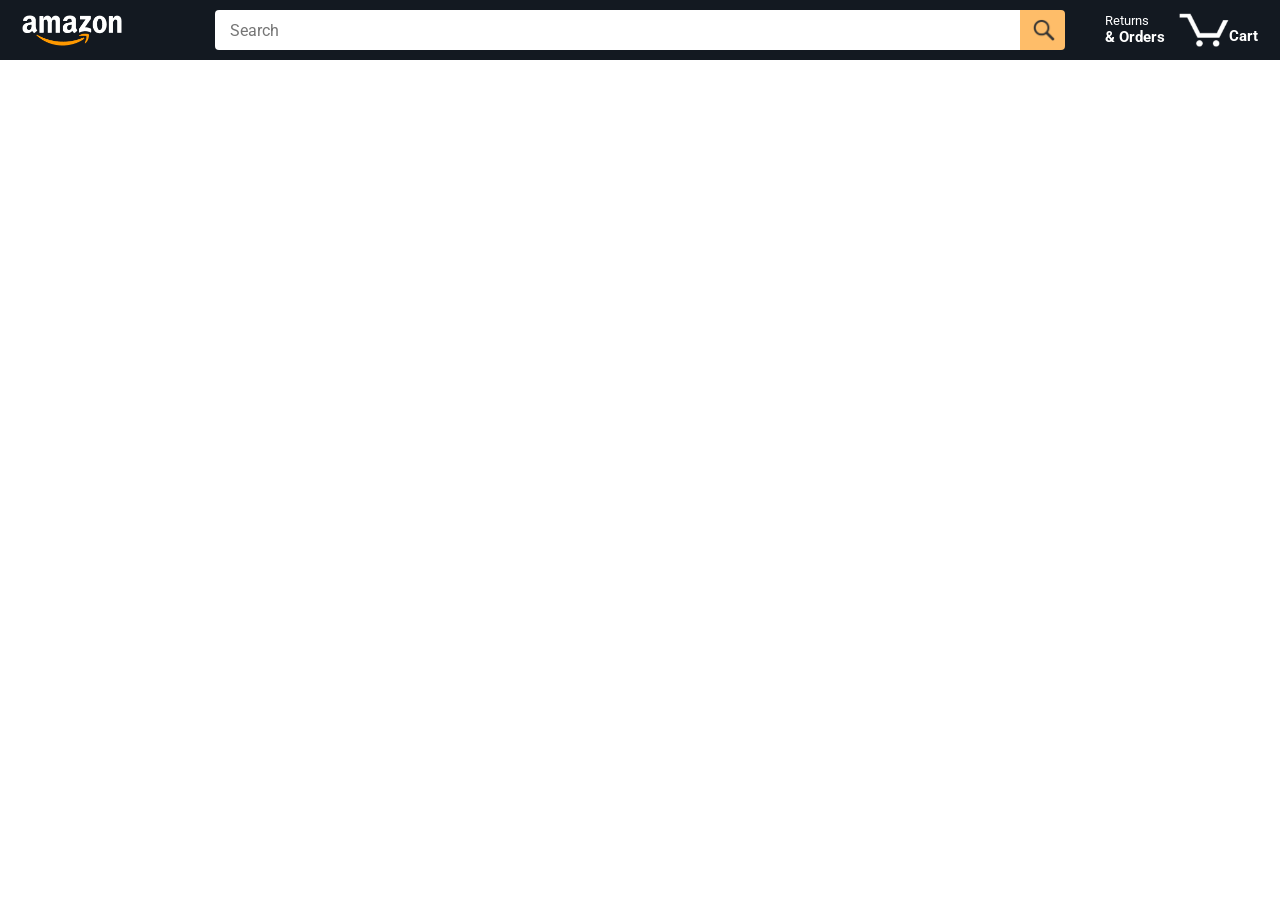
<file: index.html>
<!DOCTYPE html>
<html>
  <head>
    <title>Amazon Project</title>

    <!-- This code is needed for responsive design to work.
      (Responsive design = make the website look good on
      smaller screen sizes like a phone or a tablet). -->
    <meta name="viewport" content="width=device-width, initial-scale=1">

    <!-- Load a font called Roboto from Google Fonts. -->
    <link rel="preconnect" href="https://fonts.googleapis.com">
    <link rel="preconnect" href="https://fonts.gstatic.com" crossorigin>
    <link href="https://fonts.googleapis.com/css2?family=Roboto:wght@400;500;700&display=swap" rel="stylesheet">

    <!-- Here are the CSS files for this page. -->
    <link rel="stylesheet" href="styles/shared/general.css">
    <link rel="stylesheet" href="styles/shared/amazon-header.css">
    <link rel="stylesheet" href="styles/pages/amazon.css">
  </head>
  <body>
    <div class="amazon-header">
      <div class="amazon-header-left-section">
        <a href="amazon.html" class="header-link">
          <img class="amazon-logo"
            src="images/amazon-logo-white.png">
          <img class="amazon-mobile-logo"
            src="images/amazon-mobile-logo-white.png">
        </a>
      </div>

      <div class="amazon-header-middle-section">
        <input class="search-bar" type="text" placeholder="Search">

        <button class="search-button">
          <img class="search-icon" src="images/icons/search-icon.png">
        </button>
      </div>

      <div class="amazon-header-right-section">
        <a class="orders-link header-link" href="orders.html">
          <span class="returns-text">Returns</span>
          <span class="orders-text">& Orders</span>
        </a>

        <a class="cart-link header-link" href="checkout.html">
          <img class="cart-icon" src="images/icons/cart-icon.png">
          <div class="cart-quantity js-cart-quantity"></div>
          <div class="cart-text">Cart</div>
        </a>
      </div>
    </div>
    
    <div class="main">
      <div class="products-grid js-products-grid">
   
      </div>
    </div>
   
    
    <script type="module" src="scripts/amazon.js"></script>
  </body>
</html>
</file>
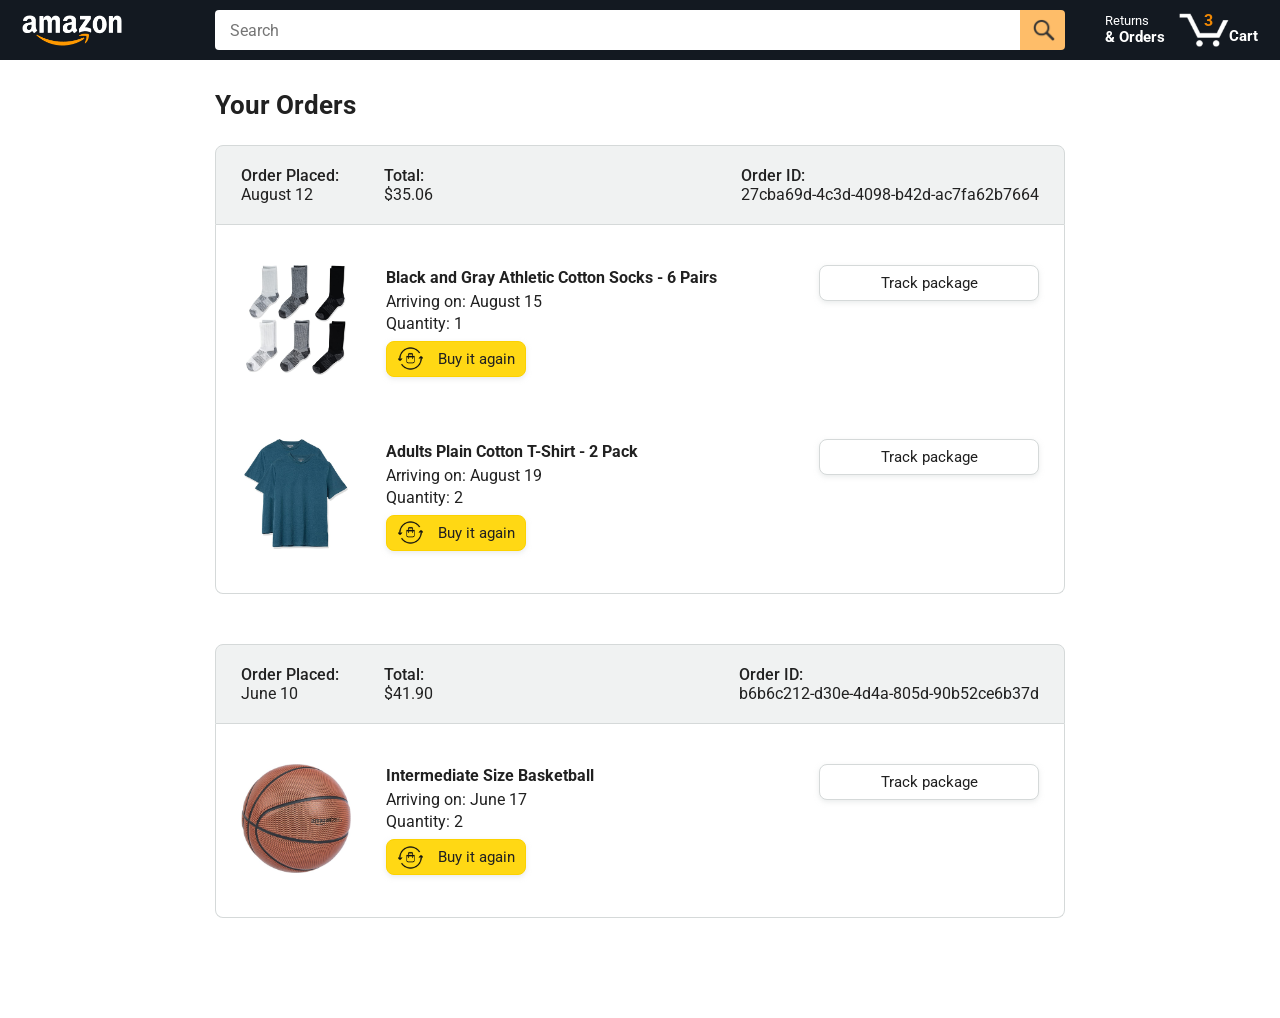
<file: orders.html>
<!DOCTYPE html>
<html>
  <head>
    <title>Orders</title>

    <!-- This code is needed for responsive design to work.
      (Responsive design = make the website look good on
      smaller screen sizes like a phone or a tablet). -->
    <meta name="viewport" content="width=device-width, initial-scale=1">

    <!-- Load a font called Roboto from Google Fonts. -->
    <link rel="preconnect" href="https://fonts.googleapis.com">
    <link rel="preconnect" href="https://fonts.gstatic.com" crossorigin>
    <link href="https://fonts.googleapis.com/css2?family=Roboto:wght@400;500;700&display=swap" rel="stylesheet">

    <!-- Here are the CSS files for this page. -->
    <link rel="stylesheet" href="styles/shared/general.css">
    <link rel="stylesheet" href="styles/shared/amazon-header.css">
    <link rel="stylesheet" href="styles/pages/orders.css">
  </head>
  <body>
    <div class="amazon-header">
      <div class="amazon-header-left-section">
        <a href="amazon.html" class="header-link">
          <img class="amazon-logo"
            src="images/amazon-logo-white.png">
          <img class="amazon-mobile-logo"
            src="images/amazon-mobile-logo-white.png">
        </a>
      </div>

      <div class="amazon-header-middle-section">
        <input class="search-bar" type="text" placeholder="Search">

        <button class="search-button">
          <img class="search-icon" src="images/icons/search-icon.png">
        </button>
      </div>

      <div class="amazon-header-right-section">
        <a class="orders-link header-link" href="orders.html">
          <span class="returns-text">Returns</span>
          <span class="orders-text">& Orders</span>
        </a>

        <a class="cart-link header-link" href="checkout.html">
          <img class="cart-icon" src="images/icons/cart-icon.png">
          <div class="cart-quantity">3</div>
          <div class="cart-text">Cart</div>
        </a>
      </div>
    </div>

    <div class="main">
      <div class="page-title">Your Orders</div>

      <div class="orders-grid">
        <div class="order-container">
          
          <div class="order-header">
            <div class="order-header-left-section">
              <div class="order-date">
                <div class="order-header-label">Order Placed:</div>
                <div>August 12</div>
              </div>
              <div class="order-total">
                <div class="order-header-label">Total:</div>
                <div>$35.06</div>
              </div>
            </div>

            <div class="order-header-right-section">
              <div class="order-header-label">Order ID:</div>
              <div>27cba69d-4c3d-4098-b42d-ac7fa62b7664</div>
            </div>
          </div>

          <div class="order-details-grid">
            <div class="product-image-container">
              <img src="images/products/athletic-cotton-socks-6-pairs.jpg">
            </div>

            <div class="product-details">
              <div class="product-name">
                Black and Gray Athletic Cotton Socks - 6 Pairs
              </div>
              <div class="product-delivery-date">
                Arriving on: August 15
              </div>
              <div class="product-quantity">
                Quantity: 1
              </div>
              <button class="buy-again-button button-primary">
                <img class="buy-again-icon" src="images/icons/buy-again.png">
                <span class="buy-again-message">Buy it again</span>
              </button>
            </div>

            <div class="product-actions">
              <a href="tracking.html">
                <button class="track-package-button button-secondary">
                  Track package
                </button>
              </a>
            </div>

            <div class="product-image-container">
              <img src="images/products/adults-plain-cotton-tshirt-2-pack-teal.jpg">
            </div>

            <div class="product-details">
              <div class="product-name">
                Adults Plain Cotton T-Shirt - 2 Pack
              </div>
              <div class="product-delivery-date">
                Arriving on: August 19
              </div>
              <div class="product-quantity">
                Quantity: 2
              </div>
              <button class="buy-again-button button-primary">
                <img class="buy-again-icon" src="images/icons/buy-again.png">
                <span class="buy-again-message">Buy it again</span>
              </button>
            </div>

            <div class="product-actions">
              <a href="tracking.html">
                <button class="track-package-button button-secondary">
                  Track package
                </button>
              </a>
            </div>
          </div>
        </div>

        <div class="order-container">

          <div class="order-header">
            <div class="order-header-left-section">
              <div class="order-date">
                <div class="order-header-label">Order Placed:</div>
                <div>June 10</div>
              </div>
              <div class="order-total">
                <div class="order-header-label">Total:</div>
                <div>$41.90</div>
              </div>
            </div>

            <div class="order-header-right-section">
              <div class="order-header-label">Order ID:</div>
              <div>b6b6c212-d30e-4d4a-805d-90b52ce6b37d</div>
            </div>
          </div>

          <div class="order-details-grid">
            <div class="product-image-container">
              <img src="images/products/intermediate-composite-basketball.jpg">
            </div>

            <div class="product-details">
              <div class="product-name">
                Intermediate Size Basketball
              </div>
              <div class="product-delivery-date">
                Arriving on: June 17
              </div>
              <div class="product-quantity">
                Quantity: 2
              </div>
              <button class="buy-again-button button-primary">
                <img class="buy-again-icon" src="images/icons/buy-again.png">
                <span class="buy-again-message">Buy it again</span>
              </button>
            </div>

            <div class="product-actions">
              <a href="tracking.html?orderId=123&productId=456">
                <button class="track-package-button button-secondary">
                  Track package
                </button>
              </a>
            </div>
          </div>
        </div>
      </div>
    </div>
  </body>
</html>
</file>
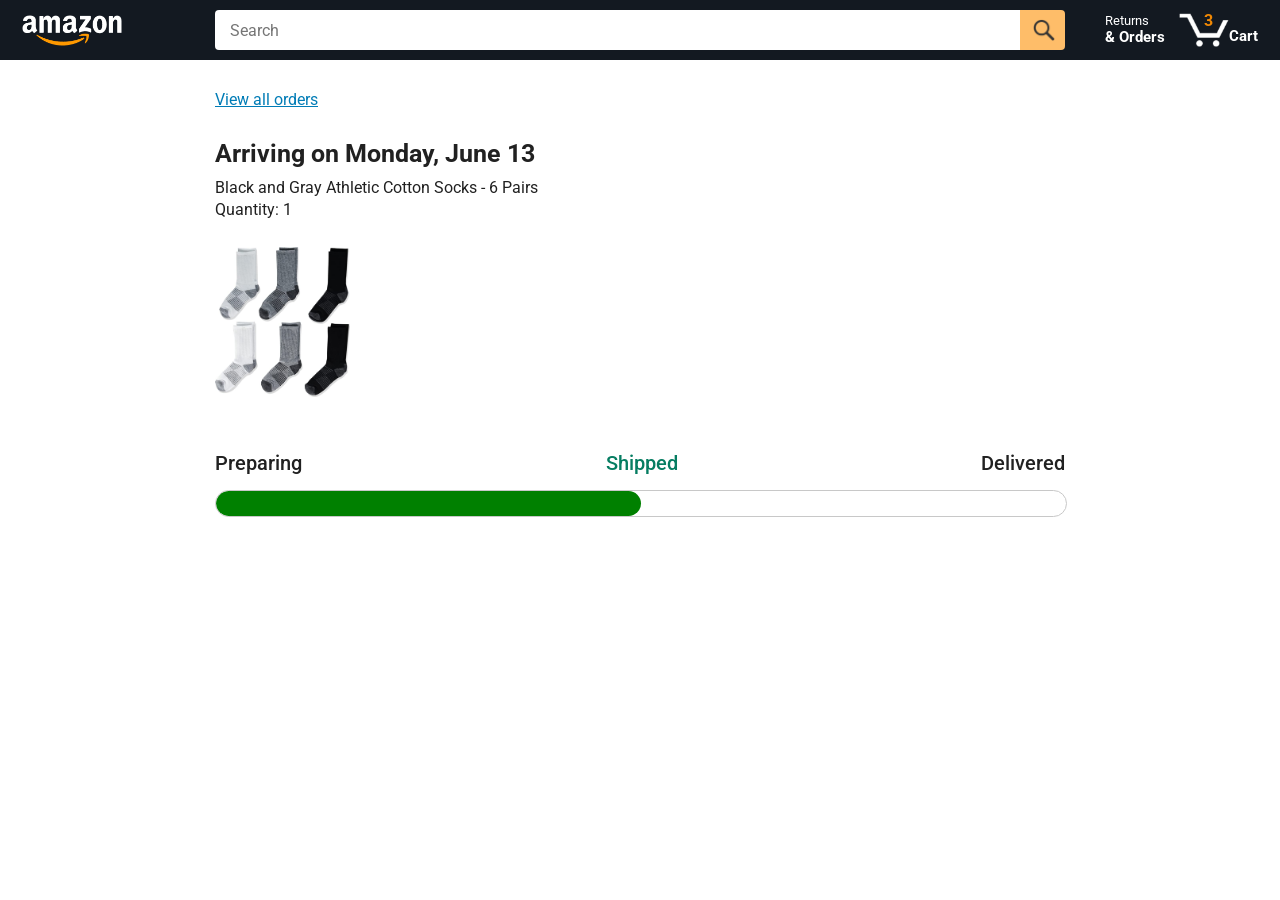
<file: tracking.html>
<!DOCTYPE html>
<html>
  <head>
    <title>Tracking</title>

    <!-- This code is needed for responsive design to work.
      (Responsive design = make the website look good on
      smaller screen sizes like a phone or a tablet). -->
    <meta name="viewport" content="width=device-width, initial-scale=1">

    <!-- Load a font called Roboto from Google Fonts. -->
    <link rel="preconnect" href="https://fonts.googleapis.com">
    <link rel="preconnect" href="https://fonts.gstatic.com" crossorigin>
    <link href="https://fonts.googleapis.com/css2?family=Roboto:wght@400;500;700&display=swap" rel="stylesheet">

    <!-- Here are the CSS files for this page. -->
    <link rel="stylesheet" href="styles/shared/general.css">
    <link rel="stylesheet" href="styles/shared/amazon-header.css">
    <link rel="stylesheet" href="styles/pages/tracking.css">
  </head>
  <body>
    <div class="amazon-header">
      <div class="amazon-header-left-section">
        <a href="amazon.html" class="header-link">
          <img class="amazon-logo"
            src="images/amazon-logo-white.png">
          <img class="amazon-mobile-logo"
            src="images/amazon-mobile-logo-white.png">
        </a>
      </div>

      <div class="amazon-header-middle-section">
        <input class="search-bar" type="text" placeholder="Search">

        <button class="search-button">
          <img class="search-icon" src="images/icons/search-icon.png">
        </button>
      </div>

      <div class="amazon-header-right-section">
        <a class="orders-link header-link" href="orders.html">
          <span class="returns-text">Returns</span>
          <span class="orders-text">& Orders</span>
        </a>

        <a class="cart-link header-link" href="checkout.html">
          <img class="cart-icon" src="images/icons/cart-icon.png">
          <div class="cart-quantity">3</div>
          <div class="cart-text">Cart</div>
        </a>
      </div>
    </div>

    <div class="main">
      <div class="order-tracking">
        <a class="back-to-orders-link link-primary" href="orders.html">
          View all orders
        </a>

        <div class="delivery-date">
          Arriving on Monday, June 13
        </div>

        <div class="product-info">
          Black and Gray Athletic Cotton Socks - 6 Pairs
        </div>

        <div class="product-info">
          Quantity: 1
        </div>

        <img class="product-image" src="images/products/athletic-cotton-socks-6-pairs.jpg">

        <div class="progress-labels-container">
          <div class="progress-label">
            Preparing
          </div>
          <div class="progress-label current-status">
            Shipped
          </div>
          <div class="progress-label">
            Delivered
          </div>
        </div>

        <div class="progress-bar-container">
          <div class="progress-bar"></div>
        </div>
      </div>
    </div>

    <script>
      const url=new URL(window.location.href);
      console.lg(url.searchParams.get('orderId'));
      console.lg(url.searchParams.get('productId'));
    </script>
  </body>
</html>
</file>
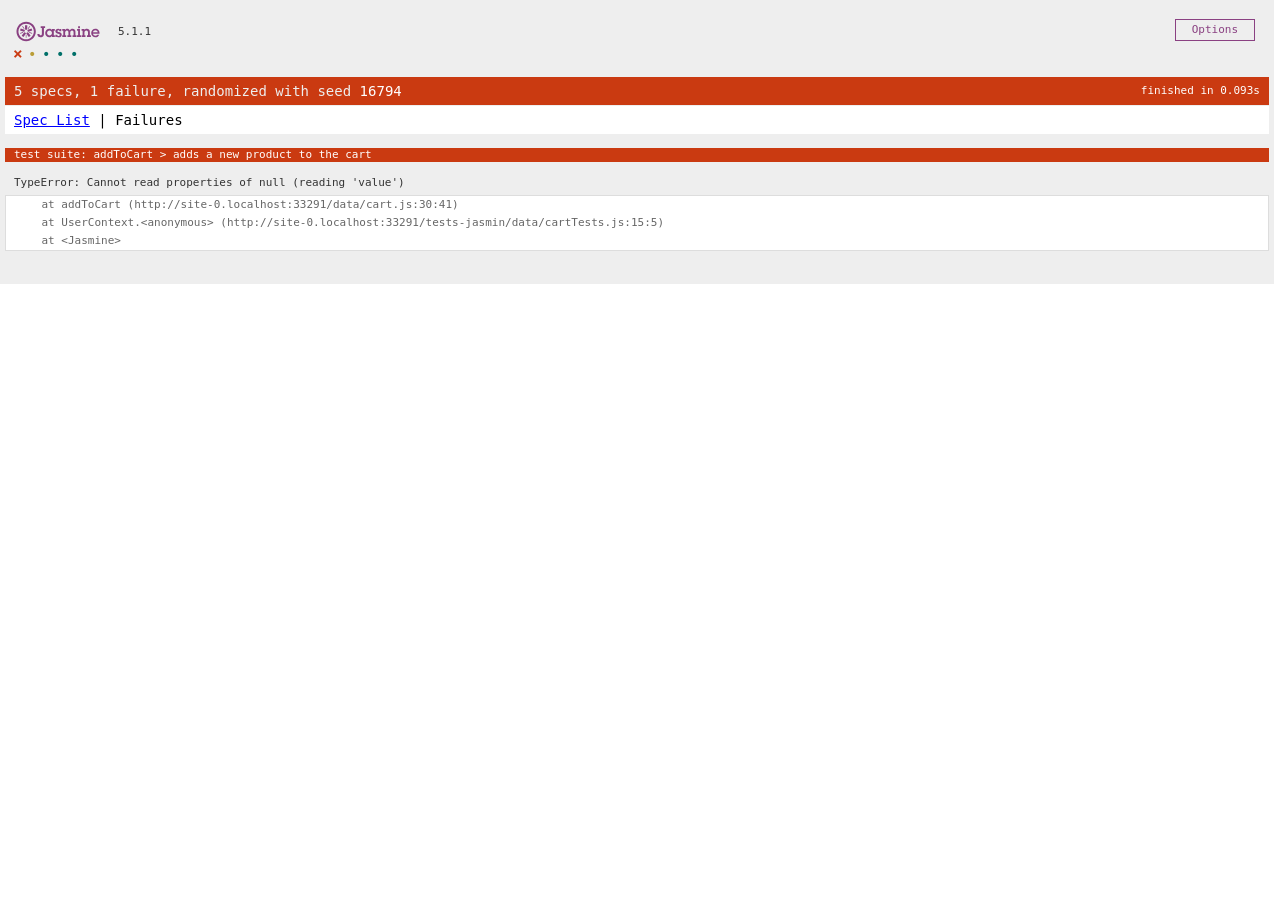
<file: tests-jasmin/tests.html>
<!DOCTYPE html>
<html>
<head>
  <meta charset="utf-8">
  <title>Jasmine Spec Runner v5.1.1</title>

  <link rel="shortcut icon" type="image/png" href="lib/jasmine-5.1.1/jasmine_favicon.png">
  <link rel="stylesheet" href="lib/jasmine-5.1.1/jasmine.css">

  <script src="lib/jasmine-5.1.1/jasmine.js"></script>
  <script src="lib/jasmine-5.1.1/jasmine-html.js"></script>
  <script src="lib/jasmine-5.1.1/boot0.js"></script>
  <!-- optional: include a file here that configures the Jasmine env -->
  <script src="lib/jasmine-5.1.1/boot1.js"></script>

  <script src="utils/moneyTests.js" type="module"></script>
  <script src="data/cartTests.js" type="module"></script>
  

</head>

<body>

  <div class="js-test-container"></div>
</body>
</html>
</file>
<file: styles/shared/general.css>
body {
  font-family: Roboto, Arial;
  color: rgb(33, 33, 33);
  /* The <body> element has a default margin of 8px
     on all sides. This removes the default margins. */
  margin: 0;
}

/* <p> elements have a default margin on the top
   and bottom. This removes the default margins. */
p {
  margin: 0;
}

button {
  cursor: pointer;
}

select {
  cursor: pointer;
}

input, select, button {
  font-family: Roboto, Arial;
}

.button-primary {
  color: rgb(33, 33, 33);
  background-color: rgb(255, 216, 20);
  border: 1px solid rgb(252, 210, 0);
  border-radius: 8px;
  cursor: pointer;
  box-shadow: 0 2px 5px rgba(213, 217, 217, 0.5);
}

.button-primary:hover {
  background-color: rgb(247, 202, 0);
  border: 1px solid rgb(242, 194, 0);
}

.button-primary:active {
  background: rgb(255, 216, 20);
  border-color: rgb(252, 210, 0);
  box-shadow: none;
}

.button-secondary {
  color: rgb(33, 33, 33);
  background: white;
  border: 1px solid rgb(213, 217, 217);
  border-radius: 8px;
  cursor: pointer;
  box-shadow: 0 2px 5px rgba(213, 217, 217, 0.5);
}

.button-secondary:hover {
  background-color: rgb(247, 250, 250);
}

.button-secondary:active {
  background-color: rgb(237, 253, 255);
  box-shadow: none;
}

/* These styles will limit text to 2 lines. Anything
   beyond 2 lines will be replaced with "..."
   You can find this code by using an A.I. tool or by
   searching in Google.
   https://css-tricks.com/almanac/properties/l/line-clamp/ */
.limit-text-to-2-lines {
  display: -webkit-box;
  -webkit-line-clamp: 2;
  -webkit-box-orient: vertical;
  overflow: hidden;
}

.link-primary {
  color: rgb(1, 124, 182);
  cursor: pointer;
}

.link-primary:hover {
  color: rgb(196, 80, 0);
}

/* Styles for dropdown selectors. */
select {
  color: rgb(33, 33, 33);
  background-color: rgb(240, 240, 240);
  border: 1px solid rgb(213, 217, 217);
  border-radius: 8px;
  padding: 3px 5px;
  font-size: 15px;
  cursor: pointer;
  box-shadow: 0 2px 5px rgba(213, 217, 217, 0.5);
}

select:focus,
input:focus {
  outline: 2px solid rgb(255, 153, 0);
}
</file>
<file: styles/shared/amazon-header.css>
.amazon-header {
  background-color: rgb(19, 25, 33);
  color: white;
  padding-left: 15px;
  padding-right: 15px;

  display: flex;
  align-items: center;
  justify-content: space-between;

  position: fixed;
  top: 0;
  left: 0;
  right: 0;
  height: 60px;
}

.amazon-header-left-section {
  width: 180px;
}

@media (max-width: 800px) {
  .amazon-header-left-section {
    width: unset;
  }
}

.header-link {
  display: inline-block;
  padding: 6px;
  border-radius: 2px;
  cursor: pointer;
  text-decoration: none;
  border: 1px solid rgba(0, 0, 0, 0);
}

.header-link:hover {
  border: 1px solid white;
}

.amazon-logo {
  width: 100px;
  margin-top: 5px;
}

.amazon-mobile-logo {
  display: none;
}

@media (max-width: 575px) {
  .amazon-logo {
    display: none;
  }

  .amazon-mobile-logo {
    display: block;
    height: 35px;
    margin-top: 5px;
  }
}

.amazon-header-middle-section {
  flex: 1;
  max-width: 850px;
  margin-left: 10px;
  margin-right: 10px;
  display: flex;
}

.search-bar {
  flex: 1;
  width: 0;
  font-size: 16px;
  height: 38px;
  padding-left: 15px;
  border: none;
  border-top-left-radius: 4px;
  border-bottom-left-radius: 4px;
  border-top-right-radius: 0;
  border-bottom-right-radius: 0;
}

.search-button {
  background-color: rgb(254, 189, 105);
  border: none;
  width: 45px;
  height: 40px;
  border-top-right-radius: 4px;
  border-bottom-right-radius: 4px;
  flex-shrink: 0;
}

.search-icon {
  height: 22px;
  margin-left: 2px;
  margin-top: 3px;
}

.amazon-header-right-section {
  width: 180px;
  flex-shrink: 0;
  display: flex;
  justify-content: end;
}

.orders-link {
  color: white;
}

.returns-text {
  display: block;
  font-size: 13px;
}

.orders-text {
  display: block;
  font-size: 15px;
  font-weight: 700;
}

.cart-link {
  color: white;
  display: flex;
  align-items: center;
  position: relative;
}

.cart-icon {
  width: 50px;
}

.cart-text {
  margin-top: 12px;
  font-size: 15px;
  font-weight: 700;
}

.cart-quantity {
  color: rgb(240, 136, 4);
  font-size: 16px;
  font-weight: 700;

  position: absolute;
  top: 4px;
  left: 22px;
  
  width: 26px;
  text-align: center;
}
</file>
<file: styles/pages/amazon.css>
.main {
  margin-top: 60px;
}

.products-grid {
  display: grid;

  /* - In CSS Grid, 1fr means a column will take up the
       remaining space in the grid.
     - If we write 1fr 1fr ... 1fr; 8 times, this will
       divide the grid into 8 columns, each taking up an
       equal amount of the space.
     - repeat(8, 1fr); is a shortcut for repeating "1fr"
       8 times (instead of typing out "1fr" 8 times).
       repeat(...) is a special property that works with
       display: grid; */
  grid-template-columns: repeat(8, 1fr);
}

/* @media is used to create responsive design (making the
   website look good on any screen size). This @media
   means when the screen width is 2000px or less, we
   will divide the grid into 7 columns instead of 8. */
@media (max-width: 2000px) {
  .products-grid {
    grid-template-columns: repeat(7, 1fr);
  }
}

/* This @media means when the screen width is 1600px or
   less, we will divide the grid into 6 columns. */
@media (max-width: 1600px) {
  .products-grid {
    grid-template-columns: repeat(6, 1fr);
  }
}

@media (max-width: 1300px) {
  .products-grid {
    grid-template-columns: repeat(5, 1fr);
  }
}

@media (max-width: 1000px) {
  .products-grid {
    grid-template-columns: repeat(4, 1fr);
  }
}

@media (max-width: 800px) {
  .products-grid {
    grid-template-columns: repeat(3, 1fr);
  }
}

@media (max-width: 575px) {
  .products-grid {
    grid-template-columns: repeat(2, 1fr);
  }
}

@media (max-width: 450px) {
  .products-grid {
    grid-template-columns: 1fr;
  }
}

.product-container {
  padding-top: 40px;
  padding-bottom: 25px;
  padding-left: 25px;
  padding-right: 25px;

  border-right: 1px solid rgb(231, 231, 231);
  border-bottom: 1px solid rgb(231, 231, 231);

  display: flex;
  flex-direction: column;
}

.product-image-container {
  display: flex;
  justify-content: center;
  align-items: center;

  height: 180px;
  margin-bottom: 20px;
}

.product-image {
  /* Images will overflow their container by default. To
    prevent this, we set max-width and max-height to 100%
    so they stay inside their container. */
  max-width: 100%;
  max-height: 100%;
}

.product-name {
  height: 40px;
  margin-bottom: 5px;
}

.product-rating-container {
  display: flex;
  align-items: center;
  margin-bottom: 10px;
}

.product-rating-stars {
  width: 100px;
  margin-right: 6px;
}

.product-rating-count {
  color: rgb(1, 124, 182);
  cursor: pointer;
  margin-top: 3px;
}

.product-price {
  font-weight: 700;
  margin-bottom: 10px;
}

.product-quantity-container {
  margin-bottom: 17px;
}

.product-spacer {
  flex: 1;
}

.added-to-cart {
  color: rgb(6, 125, 98);
  font-size: 16px;

  display: flex;
  align-items: center;
  margin-bottom: 8px;

  /* At first, the "Added to cart" message will
     be invisible. Use JavaScript to change the
     opacity and make it visible. */
  opacity: 0;
}

.added-to-cart img {
  height: 20px;
  margin-right: 5px;
}

.add-to-cart-button {
  width: 100%;
  padding: 8px;
  border-radius: 50px;
}
.added-to-cart-visible {
  opacity: 1;
}
</file>
<file: styles/pages/orders.css>
.main {
  max-width: 850px;
  margin-top: 90px;
  margin-bottom: 100px;
  padding-left: 20px;
  padding-right: 20px;

  /* margin-left: auto;
     margin-right auto;
     Is a trick for centering an element horizontally
     without needing a container. */
  margin-left: auto;
  margin-right: auto;
}

.page-title {
  font-weight: 700;
  font-size: 26px;
  margin-bottom: 25px;
}

.orders-grid {
  display: grid;
  grid-template-columns: 1fr;
  row-gap: 50px;
}

.order-header {
  background-color: rgb(240, 242, 242);
  border: 1px solid rgb(213, 217, 217);

  display: flex;
  align-items: center;
  justify-content: space-between;

  padding: 20px 25px;
  border-top-left-radius: 8px;
  border-top-right-radius: 8px;
}

.order-header-left-section {
  display: flex;
  flex-shrink: 0;
}

.order-header-label {
  font-weight: 500;
}

.order-date,
.order-total {
  margin-right: 45px;
}

.order-header-right-section {
  flex-shrink: 1;
}

@media (max-width: 575px) {
  .order-header {
    flex-direction: column;
    align-items: start;
    line-height: 23px;
    padding: 15px;
  }

  .order-header-left-section {
    flex-direction: column;
  }

  .order-header-label {
    margin-right: 5px;
  }

  .order-date,
  .order-total {
    display: grid;
    grid-template-columns: auto 1fr;
    margin-right: 0;
  }

  .order-header-right-section {
    display: grid;
    grid-template-columns: auto 1fr;
  }
}

.order-details-grid {
  padding: 40px 25px;
  border: 1px solid rgb(213, 217, 217);
  border-top: none;
  border-bottom-left-radius: 8px;
  border-bottom-right-radius: 8px;

  display: grid;
  grid-template-columns: 110px 1fr 220px;
  column-gap: 35px;
  row-gap: 60px;
  align-items: center;
}

@media (max-width: 800px) {
  .order-details-grid {
    grid-template-columns: 110px 1fr;
    row-gap: 0;
    padding-bottom: 8px;
  }
}

@media (max-width: 450px) {
  .order-details-grid {
    grid-template-columns: 1fr;
  }
}

.product-image-container {
  text-align: center;
}

.product-image-container img {
  max-width: 110px;
  max-height: 110px;
}

.product-name {
  font-weight: 700;
  margin-bottom: 5px;
}

.product-delivery-date {
  margin-bottom: 3px;
}

.product-quantity {
  margin-bottom: 8px;
}

.buy-again-button {
  font-size: 15px;
  width: 140px;
  height: 36px;
  border-radius: 8px;

  display: flex;
  align-items: center;
  justify-content: center;
}

.buy-again-icon {
  width: 25px;
  margin-right: 15px;
}

.product-actions {
  align-self: start;
}

.track-package-button {
  width: 100%;
  font-size: 15px;
  padding: 8px;
}

@media (max-width: 800px) {
  .buy-again-button {
    margin-bottom: 10px;
  }

  .product-actions {
    /* grid-column: 2 means this element will be placed
       in column 2 in the grid. (Normally, the column that
       an element is placed in is determined by the order
       of the elements in the HTML. grid-column overrides
       this default ordering). */
    grid-column: 2;
    margin-bottom: 30px;
  }

  .track-package-button {
    width: 140px;
  }
}

@media (max-width: 450px) {
  .product-image-container {
    text-align: center;
    margin-bottom: 25px;
  }

  .product-image-container img {
    max-width: 150px;
    max-height: 150px;
  }

  .product-name {
    margin-bottom: 10px;
  }

  .product-quantity {
    margin-bottom: 15px;
  }

  .buy-again-button {
    width: 100%;
    margin-bottom: 15px;
  }

  .product-actions {
    /* grid-column: auto; undos grid-column: 2; from above.
       This element will now be placed in its normal column
       in the grid. */
    grid-column: auto;
    margin-bottom: 70px;
  }

  .track-package-button {
    width: 100%;
    padding: 12px;
  }
}
</file>
<file: styles/pages/tracking.css>
.main {
  max-width: 850px;
  margin-top: 90px;
  margin-bottom: 100px;
  padding-left: 30px;
  padding-right: 30px;

  /* margin-left: auto;
     margin-right auto;
     Is a trick for centering an element horizontally
     without needing a container. */
  margin-left: auto;
  margin-right: auto;
}

.back-to-orders-link {
  display: inline-block;
  margin-bottom: 30px;
}

.delivery-date {
  font-size: 25px;
  font-weight: 700;
  margin-bottom: 10px;
}

.product-info {
  margin-bottom: 3px;
}

.product-image {
  max-width: 150px;
  max-height: 150px;
  margin-top: 25px;
  margin-bottom: 50px;
}

.progress-labels-container {
  display: flex;
  justify-content: space-between;
  font-size: 20px;
  font-weight: 500;
  margin-bottom: 15px;
}

.current-status {
  color: rgb(6, 125, 98);
}

@media (max-width: 575px) {
  .progress-labels-container {
    font-size: 16px;
  }
}

@media (max-width: 450px) {
  .progress-labels-container {
    flex-direction: column;
    margin-bottom: 5px;
  }

  .progress-label {
    margin-bottom: 3px;
  }
}

.progress-bar-container {
  height: 25px;
  width: 100%;

  border: 1px solid rgb(200, 200, 200);
  border-radius: 50px;
  overflow: hidden;
}

.progress-bar {
  height: 100%;
  background-color: green;
  border-radius: 50px;
  width: 50%;
}
</file>
<file: tests-jasmin/lib/jasmine-5.1.1/jasmine.css>
@charset "UTF-8";
body {
  overflow-y: scroll;
}

.jasmine_html-reporter {
  width: 100%;
  background-color: #eee;
  padding: 5px;
  margin: -8px;
  font-size: 11px;
  font-family: Monaco, "Lucida Console", monospace;
  line-height: 14px;
  color: #333;
}
.jasmine_html-reporter a {
  text-decoration: none;
}
.jasmine_html-reporter a:hover {
  text-decoration: underline;
}
.jasmine_html-reporter p, .jasmine_html-reporter h1, .jasmine_html-reporter h2, .jasmine_html-reporter h3, .jasmine_html-reporter h4, .jasmine_html-reporter h5, .jasmine_html-reporter h6 {
  margin: 0;
  line-height: 14px;
}
.jasmine_html-reporter .jasmine-banner,
.jasmine_html-reporter .jasmine-symbol-summary,
.jasmine_html-reporter .jasmine-summary,
.jasmine_html-reporter .jasmine-result-message,
.jasmine_html-reporter .jasmine-spec .jasmine-description,
.jasmine_html-reporter .jasmine-spec-detail .jasmine-description,
.jasmine_html-reporter .jasmine-alert .jasmine-bar,
.jasmine_html-reporter .jasmine-stack-trace {
  padding-left: 9px;
  padding-right: 9px;
}
.jasmine_html-reporter .jasmine-banner {
  position: relative;
}
.jasmine_html-reporter .jasmine-banner .jasmine-title {
  background: url("[data-uri]") no-repeat;
  background: url("[data-uri]") no-repeat, none;
  background-size: 100%;
  display: block;
  float: left;
  width: 90px;
  height: 25px;
}
.jasmine_html-reporter .jasmine-banner .jasmine-version {
  margin-left: 14px;
  position: relative;
  top: 6px;
}
.jasmine_html-reporter #jasmine_content {
  position: fixed;
  right: 100%;
}
.jasmine_html-reporter .jasmine-banner {
  margin-top: 14px;
}
.jasmine_html-reporter .jasmine-duration {
  color: #fff;
  float: right;
  line-height: 28px;
  padding-right: 9px;
}
.jasmine_html-reporter .jasmine-symbol-summary {
  overflow: hidden;
  margin: 14px 0;
}
.jasmine_html-reporter .jasmine-symbol-summary li {
  display: inline-block;
  height: 10px;
  width: 14px;
  font-size: 16px;
}
.jasmine_html-reporter .jasmine-symbol-summary li.jasmine-passed {
  font-size: 14px;
}
.jasmine_html-reporter .jasmine-symbol-summary li.jasmine-passed:before {
  color: #007069;
  content: "•";
}
.jasmine_html-reporter .jasmine-symbol-summary li.jasmine-failed {
  line-height: 9px;
}
.jasmine_html-reporter .jasmine-symbol-summary li.jasmine-failed:before {
  color: #ca3a11;
  content: "×";
  font-weight: bold;
  margin-left: -1px;
}
.jasmine_html-reporter .jasmine-symbol-summary li.jasmine-excluded {
  font-size: 14px;
}
.jasmine_html-reporter .jasmine-symbol-summary li.jasmine-excluded:before {
  color: #bababa;
  content: "•";
}
.jasmine_html-reporter .jasmine-symbol-summary li.jasmine-excluded-no-display {
  font-size: 14px;
  display: none;
}
.jasmine_html-reporter .jasmine-symbol-summary li.jasmine-pending {
  line-height: 17px;
}
.jasmine_html-reporter .jasmine-symbol-summary li.jasmine-pending:before {
  color: #ba9d37;
  content: "*";
}
.jasmine_html-reporter .jasmine-symbol-summary li.jasmine-empty {
  font-size: 14px;
}
.jasmine_html-reporter .jasmine-symbol-summary li.jasmine-empty:before {
  color: #ba9d37;
  content: "•";
}
.jasmine_html-reporter .jasmine-run-options {
  float: right;
  margin-right: 5px;
  border: 1px solid #8a4182;
  color: #8a4182;
  position: relative;
  line-height: 20px;
}
.jasmine_html-reporter .jasmine-run-options .jasmine-trigger {
  cursor: pointer;
  padding: 8px 16px;
}
.jasmine_html-reporter .jasmine-run-options .jasmine-payload {
  position: absolute;
  display: none;
  right: -1px;
  border: 1px solid #8a4182;
  background-color: #eee;
  white-space: nowrap;
  padding: 4px 8px;
}
.jasmine_html-reporter .jasmine-run-options .jasmine-payload.jasmine-open {
  display: block;
}
.jasmine_html-reporter .jasmine-bar {
  line-height: 28px;
  font-size: 14px;
  display: block;
  color: #eee;
}
.jasmine_html-reporter .jasmine-bar.jasmine-failed, .jasmine_html-reporter .jasmine-bar.jasmine-errored {
  background-color: #ca3a11;
  border-bottom: 1px solid #eee;
}
.jasmine_html-reporter .jasmine-bar.jasmine-passed {
  background-color: #007069;
}
.jasmine_html-reporter .jasmine-bar.jasmine-incomplete {
  background-color: #bababa;
}
.jasmine_html-reporter .jasmine-bar.jasmine-skipped {
  background-color: #bababa;
}
.jasmine_html-reporter .jasmine-bar.jasmine-warning {
  margin-top: 14px;
  margin-bottom: 14px;
  background-color: #ba9d37;
  color: #333;
}
.jasmine_html-reporter .jasmine-bar.jasmine-menu {
  background-color: #fff;
  color: #000;
}
.jasmine_html-reporter .jasmine-bar.jasmine-menu a {
  color: blue;
  text-decoration: underline;
}
.jasmine_html-reporter .jasmine-bar a {
  color: white;
}
.jasmine_html-reporter.jasmine-spec-list .jasmine-bar.jasmine-menu.jasmine-failure-list,
.jasmine_html-reporter.jasmine-spec-list .jasmine-results .jasmine-failures {
  display: none;
}
.jasmine_html-reporter.jasmine-failure-list .jasmine-bar.jasmine-menu.jasmine-spec-list,
.jasmine_html-reporter.jasmine-failure-list .jasmine-summary {
  display: none;
}
.jasmine_html-reporter .jasmine-results {
  margin-top: 14px;
}
.jasmine_html-reporter .jasmine-summary {
  margin-top: 14px;
}
.jasmine_html-reporter .jasmine-summary ul {
  list-style-type: none;
  margin-left: 14px;
  padding-top: 0;
  padding-left: 0;
}
.jasmine_html-reporter .jasmine-summary ul.jasmine-suite {
  margin-top: 7px;
  margin-bottom: 7px;
}
.jasmine_html-reporter .jasmine-summary li.jasmine-passed a {
  color: #007069;
}
.jasmine_html-reporter .jasmine-summary li.jasmine-failed a {
  color: #ca3a11;
}
.jasmine_html-reporter .jasmine-summary li.jasmine-empty a {
  color: #ba9d37;
}
.jasmine_html-reporter .jasmine-summary li.jasmine-pending a {
  color: #ba9d37;
}
.jasmine_html-reporter .jasmine-summary li.jasmine-excluded a {
  color: #bababa;
}
.jasmine_html-reporter .jasmine-specs li.jasmine-passed a:before {
  content: "• ";
}
.jasmine_html-reporter .jasmine-specs li.jasmine-failed a:before {
  content: "× ";
}
.jasmine_html-reporter .jasmine-specs li.jasmine-empty a:before {
  content: "* ";
}
.jasmine_html-reporter .jasmine-specs li.jasmine-pending a:before {
  content: "• ";
}
.jasmine_html-reporter .jasmine-specs li.jasmine-excluded a:before {
  content: "• ";
}
.jasmine_html-reporter .jasmine-description + .jasmine-suite {
  margin-top: 0;
}
.jasmine_html-reporter .jasmine-suite {
  margin-top: 14px;
}
.jasmine_html-reporter .jasmine-suite a {
  color: #333;
}
.jasmine_html-reporter .jasmine-failures .jasmine-spec-detail {
  margin-bottom: 28px;
}
.jasmine_html-reporter .jasmine-failures .jasmine-spec-detail .jasmine-description {
  background-color: #ca3a11;
  color: white;
}
.jasmine_html-reporter .jasmine-failures .jasmine-spec-detail .jasmine-description a {
  color: white;
}
.jasmine_html-reporter .jasmine-result-message {
  padding-top: 14px;
  color: #333;
  white-space: pre-wrap;
}
.jasmine_html-reporter .jasmine-result-message span.jasmine-result {
  display: block;
}
.jasmine_html-reporter .jasmine-stack-trace {
  margin: 5px 0 0 0;
  max-height: 224px;
  overflow: auto;
  line-height: 18px;
  color: #666;
  border: 1px solid #ddd;
  background: white;
  white-space: pre;
}
.jasmine_html-reporter .jasmine-expander a {
  display: block;
  margin-left: 14px;
  color: blue;
  text-decoration: underline;
}
.jasmine_html-reporter .jasmine-expander-contents {
  display: none;
}
.jasmine_html-reporter .jasmine-expanded {
  padding-bottom: 10px;
}
.jasmine_html-reporter .jasmine-expanded .jasmine-expander-contents {
  display: block;
  margin-left: 14px;
  padding: 5px;
}
.jasmine_html-reporter .jasmine-debug-log {
  margin: 5px 0 0 0;
  padding: 5px;
  color: #666;
  border: 1px solid #ddd;
  background: white;
}
.jasmine_html-reporter .jasmine-debug-log table {
  border-spacing: 0;
}
.jasmine_html-reporter .jasmine-debug-log table, .jasmine_html-reporter .jasmine-debug-log th, .jasmine_html-reporter .jasmine-debug-log td {
  border: 1px solid #ddd;
}
</file>
